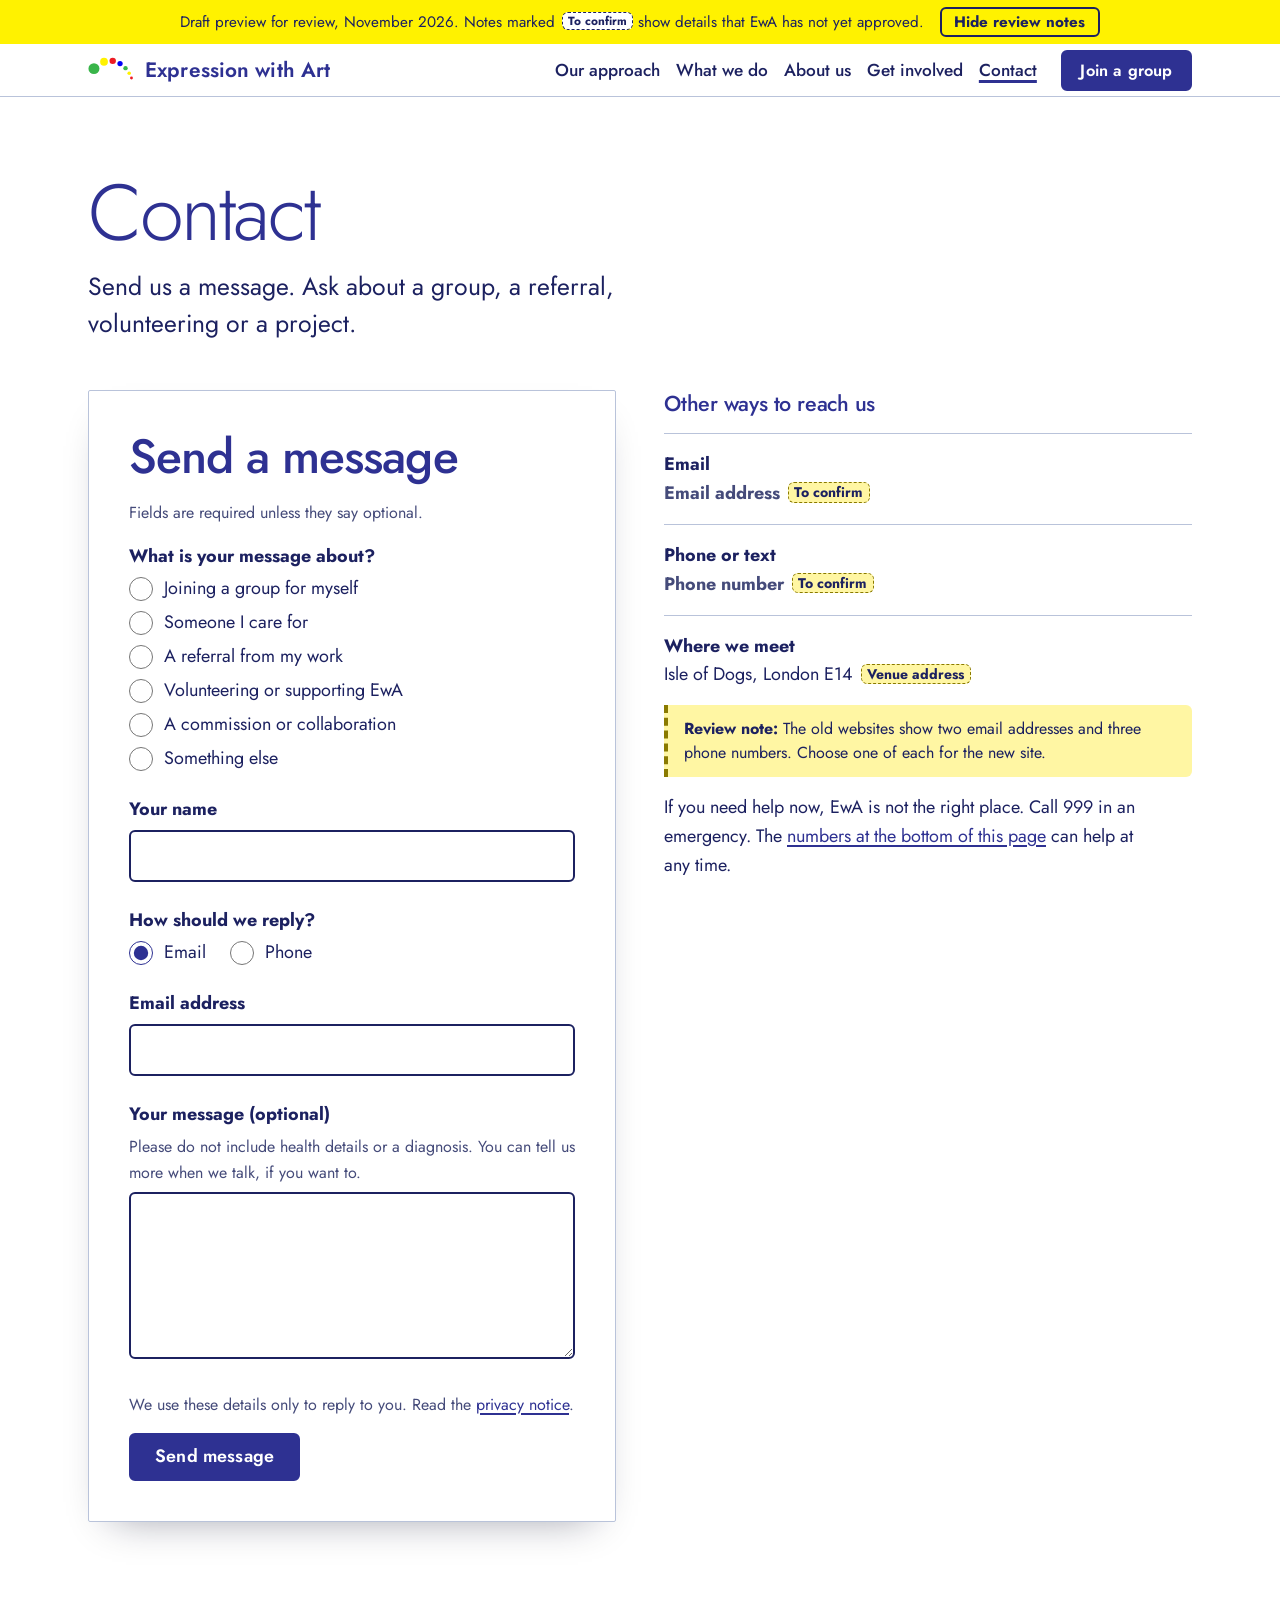
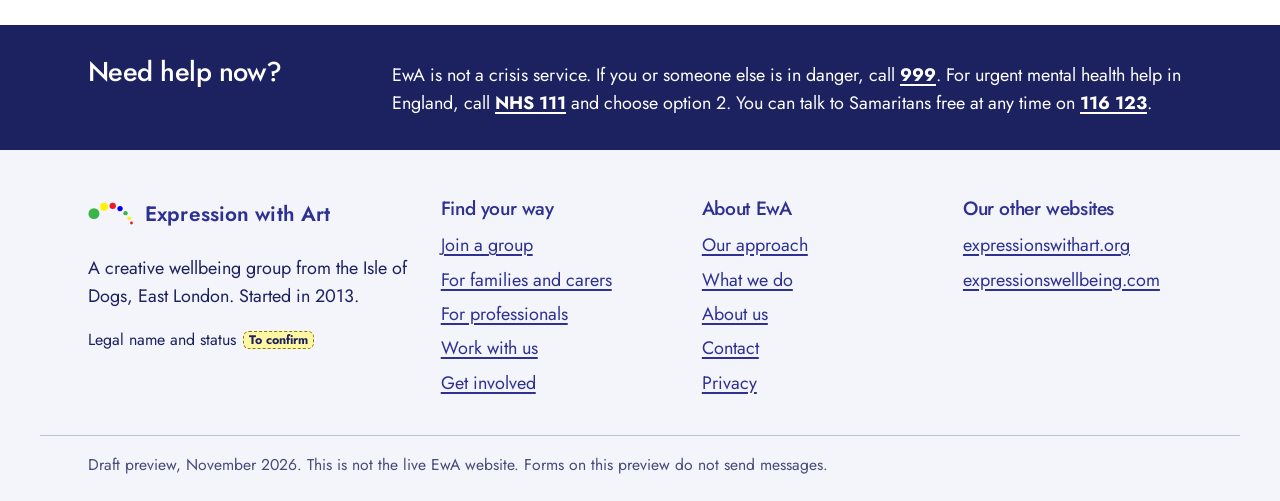
<file: contact/index.html>
<!doctype html>
<html lang="en-GB">
<head>
<meta charset="utf-8">
<meta name="viewport" content="width=device-width, initial-scale=1">
<meta http-equiv="Content-Security-Policy" content="default-src 'none'; script-src 'self'; style-src 'self'; img-src 'self'; font-src 'self'; connect-src 'self'; form-action 'none'; base-uri 'none'">
<meta name="referrer" content="strict-origin-when-cross-origin">
<title>Contact | Expression with Art</title>
<meta name="description" content="Send a message to Expression with Art.">
<meta name="robots" content="noindex, nofollow">
<meta name="color-scheme" content="light">
<meta name="theme-color" content="#FFFFFF">
<link rel="icon" href="../assets/brand/mark.svg" type="image/svg+xml">
<link rel="preload" href="../assets/fonts/jost-latin.woff2" as="font" type="font/woff2" crossorigin>
<link rel="stylesheet" href="../assets/css/site.css">
<script src="../assets/js/boot.js"></script>
</head>
<body class="page-contact">
<div class="preview-bar">
  <p>Draft preview for review, November 2026. Notes marked <span class="tbc tbc-sample">To confirm</span> show details that EwA has not yet approved.</p>
  <button type="button" class="notes-toggle" data-notes-toggle>Hide review notes</button>
</div>

<header class="site-header">
  <div class="wrap header-inner">
    <a class="brand" href="../">
      <svg class="mark" viewBox="0 0 104 60" width="68" height="40"><circle cx="13" cy="27" r="12" fill="#39B54A"/><circle cx="35" cy="12" r="8.5" fill="#FFF200"/><circle cx="54" cy="10" r="7" fill="#ED1C24"/><circle cx="70" cy="16" r="5.8" fill="#0000F8"/><circle cx="82" cy="26" r="4.8" fill="#39B54A"/><circle cx="90" cy="37" r="3.9" fill="#FFF200"/><circle cx="95" cy="47.5" r="3.1" fill="#ED1C24"/></svg>

      <span class="brand-name">Expression with Art</span>
    </a>
    <button type="button" class="menu-button" data-menu>
      <span class="menu-icon"></span><span class="menu-label">Menu</span>
    </button>
    <nav id="site-nav" class="site-nav">
      <ul>
<li><a href="../approach/">Our approach</a></li>
<li><a href="../what-we-do/">What we do</a></li>
<li><a href="../about/">About us</a></li>
<li><a href="../get-involved/">Get involved</a></li>
<li><a href="../contact/" class="is-current">Contact</a></li>
      </ul>
      <a class="button button-small" href="../get-support/">Join a group</a>
    </nav>
  </div>
</header>

<main id="main">
<section class="page-head">
  <div class="wrap">
    <h1>Contact</h1>
    <p class="lead">Send us a message. Ask about a group, a referral, volunteering or a project.</p>
  </div>
</section>

<section class="content">
  <div class="wrap two-col contact-grid">
    <div class="form-column">
      <form class="enquiry" id="enquiry" novalidate data-enquiry>
  <h2>Send a message</h2>
  <p class="form-intro">Fields are required unless they say optional.</p>

  <fieldset class="field" data-field="type">
    <legend>What is your message about?</legend>
    <p class="error-text" id="type-error" hidden></p>
    <div class="choices">
      <label class="choice"><input type="radio" name="type" value="self"> Joining a group for myself</label>
      <label class="choice"><input type="radio" name="type" value="family"> Someone I care for</label>
      <label class="choice"><input type="radio" name="type" value="referral"> A referral from my work</label>
      <label class="choice"><input type="radio" name="type" value="volunteer"> Volunteering or supporting EwA</label>
      <label class="choice"><input type="radio" name="type" value="partnership"> A commission or collaboration</label>
      <label class="choice"><input type="radio" name="type" value="other"> Something else</label>
    </div>
  </fieldset>

  <div class="field" data-field="name">
    <label for="f-name">Your name</label>
    <p class="error-text" id="name-error" hidden></p>
    <input id="f-name" name="name" type="text" autocomplete="name" maxlength="120">
  </div>

  <div class="field" data-field="org" hidden data-show-for="referral partnership">
    <label for="f-org">Organisation (optional)</label>
    <input id="f-org" name="org" type="text" autocomplete="organization" maxlength="160">
  </div>

  <fieldset class="field" data-field="method">
    <legend>How should we reply?</legend>
    <p class="error-text" id="method-error" hidden></p>
    <div class="choices choices-inline">
      <label class="choice"><input type="radio" name="method" value="email" checked> Email</label>
      <label class="choice"><input type="radio" name="method" value="phone"> Phone</label>
    </div>
  </fieldset>

  <div class="field" data-field="email" data-show-for-method="email">
    <label for="f-email">Email address</label>
    <p class="error-text" id="email-error" hidden></p>
    <input id="f-email" name="email" type="email" autocomplete="email" spellcheck="false" maxlength="200">
  </div>

  <div class="field" data-field="phone" hidden data-show-for-method="phone">
    <label for="f-phone">Phone number</label>
    <p class="hint">We will call you or send a text. Tell us in your message if a time of day suits you best.</p>
    <p class="error-text" id="phone-error" hidden></p>
    <input id="f-phone" name="phone" type="tel" autocomplete="tel" maxlength="40">
  </div>

  <div class="field" data-field="message">
    <label for="f-message">Your message (optional)</label>
    <p class="hint">Please do not include health details or a diagnosis. You can tell us more when we talk, if you want to.</p>
    <textarea id="f-message" name="message" rows="5" maxlength="1500"></textarea>
  </div>

  <div class="field" data-field="agree" hidden data-show-for="family referral">
    <p class="error-text" id="agree-error" hidden></p>
    <label class="choice"><input type="checkbox" name="agree" value="yes"> The person knows I am contacting EwA about them and agrees to it.</label>
  </div>

  <p class="privacy-line">We use these details only to reply to you. Read the <a href="../privacy/">privacy notice</a>.</p>
  <button class="button" type="submit">Send message</button>

  <div class="form-done" hidden data-form-done>
    <h3>Preview only: your message was not sent</h3>
    <p>The form works as it will on the live site, but this preview does not send or store anything. On the live site, EwA will reply within <span class="tbc">a time to confirm</span>.</p>
    <button class="button button-quiet" type="button" data-form-reset>Write another message</button>
  </div>
</form>

    </div>
    <div>
      <h2 class="h3">Other ways to reach us</h2>
      <dl class="contact-list">
        <div><dt>Email</dt><dd><span class="placeholder">Email address</span> <span class="tbc">To confirm</span></dd></div>
        <div><dt>Phone or text</dt><dd><span class="placeholder">Phone number</span> <span class="tbc">To confirm</span></dd></div>
        <div><dt>Where we meet</dt><dd>Isle of Dogs, London E14 <span class="tbc">Venue address</span></dd></div>
      </dl>
      <p class="note">The old websites show two email addresses and three phone numbers. Choose one of each for the new site.</p>
      <p>If you need help now, EwA is not the right place. Call 999 in an emergency. The <a href="#crisis">numbers at the bottom of this page</a> can help at any time.</p>
    </div>
  </div>
</section>

</main>

<aside class="crisis" id="crisis">
  <div class="wrap crisis-inner">
    <h2>Need help now?</h2>
    <p>EwA is not a crisis service. If you or someone else is in danger, call <a href="tel:999">999</a>. For urgent mental health help in England, call <a href="tel:111">NHS 111</a> and choose option 2. You can talk to Samaritans free at any time on <a href="tel:116123">116 123</a>.</p>
  </div>
</aside>

<footer class="site-footer">
  <div class="wrap footer-grid">
    <div class="footer-brand">
      <a class="brand" href="../">
        <svg class="mark" viewBox="0 0 104 60" width="68" height="40"><circle cx="13" cy="27" r="12" fill="#39B54A"/><circle cx="35" cy="12" r="8.5" fill="#FFF200"/><circle cx="54" cy="10" r="7" fill="#ED1C24"/><circle cx="70" cy="16" r="5.8" fill="#0000F8"/><circle cx="82" cy="26" r="4.8" fill="#39B54A"/><circle cx="90" cy="37" r="3.9" fill="#FFF200"/><circle cx="95" cy="47.5" r="3.1" fill="#ED1C24"/></svg>

        <span class="brand-name">Expression with Art</span>
      </a>
      <p>A creative wellbeing group from the Isle of Dogs, East London. Started in 2013.</p>
      <p class="small">Legal name and status <span class="tbc">To confirm</span></p>
    </div>
    <nav>
      <h2>Find your way</h2>
      <ul>
        <li><a href="../get-support/">Join a group</a></li>
        <li><a href="../families/">For families and carers</a></li>
        <li><a href="../professionals/">For professionals</a></li>
        <li><a href="../work-with-us/">Work with us</a></li>
        <li><a href="../get-involved/">Get involved</a></li>
      </ul>
    </nav>
    <nav>
      <h2>About EwA</h2>
      <ul>
        <li><a href="../approach/">Our approach</a></li>
        <li><a href="../what-we-do/">What we do</a></li>
        <li><a href="../about/">About us</a></li>
        <li><a href="../contact/">Contact</a></li>
        <li><a href="../privacy/">Privacy</a></li>
      </ul>
    </nav>
    <div>
      <h2>Our other websites</h2>
      <ul>
        <li><a href="https://expressionswithart.org/">expressionswithart.org</a></li>
        <li><a href="https://www.expressionswellbeing.com/">expressionswellbeing.com</a></li>
      </ul>
    </div>
  </div>
  <div class="wrap footer-base">
    <p>Draft preview, November 2026. This is not the live EwA website. Forms on this preview do not send messages.</p>
  </div>
</footer>

<script src="../assets/js/site.js" defer></script>
</body>
</html>
</file>
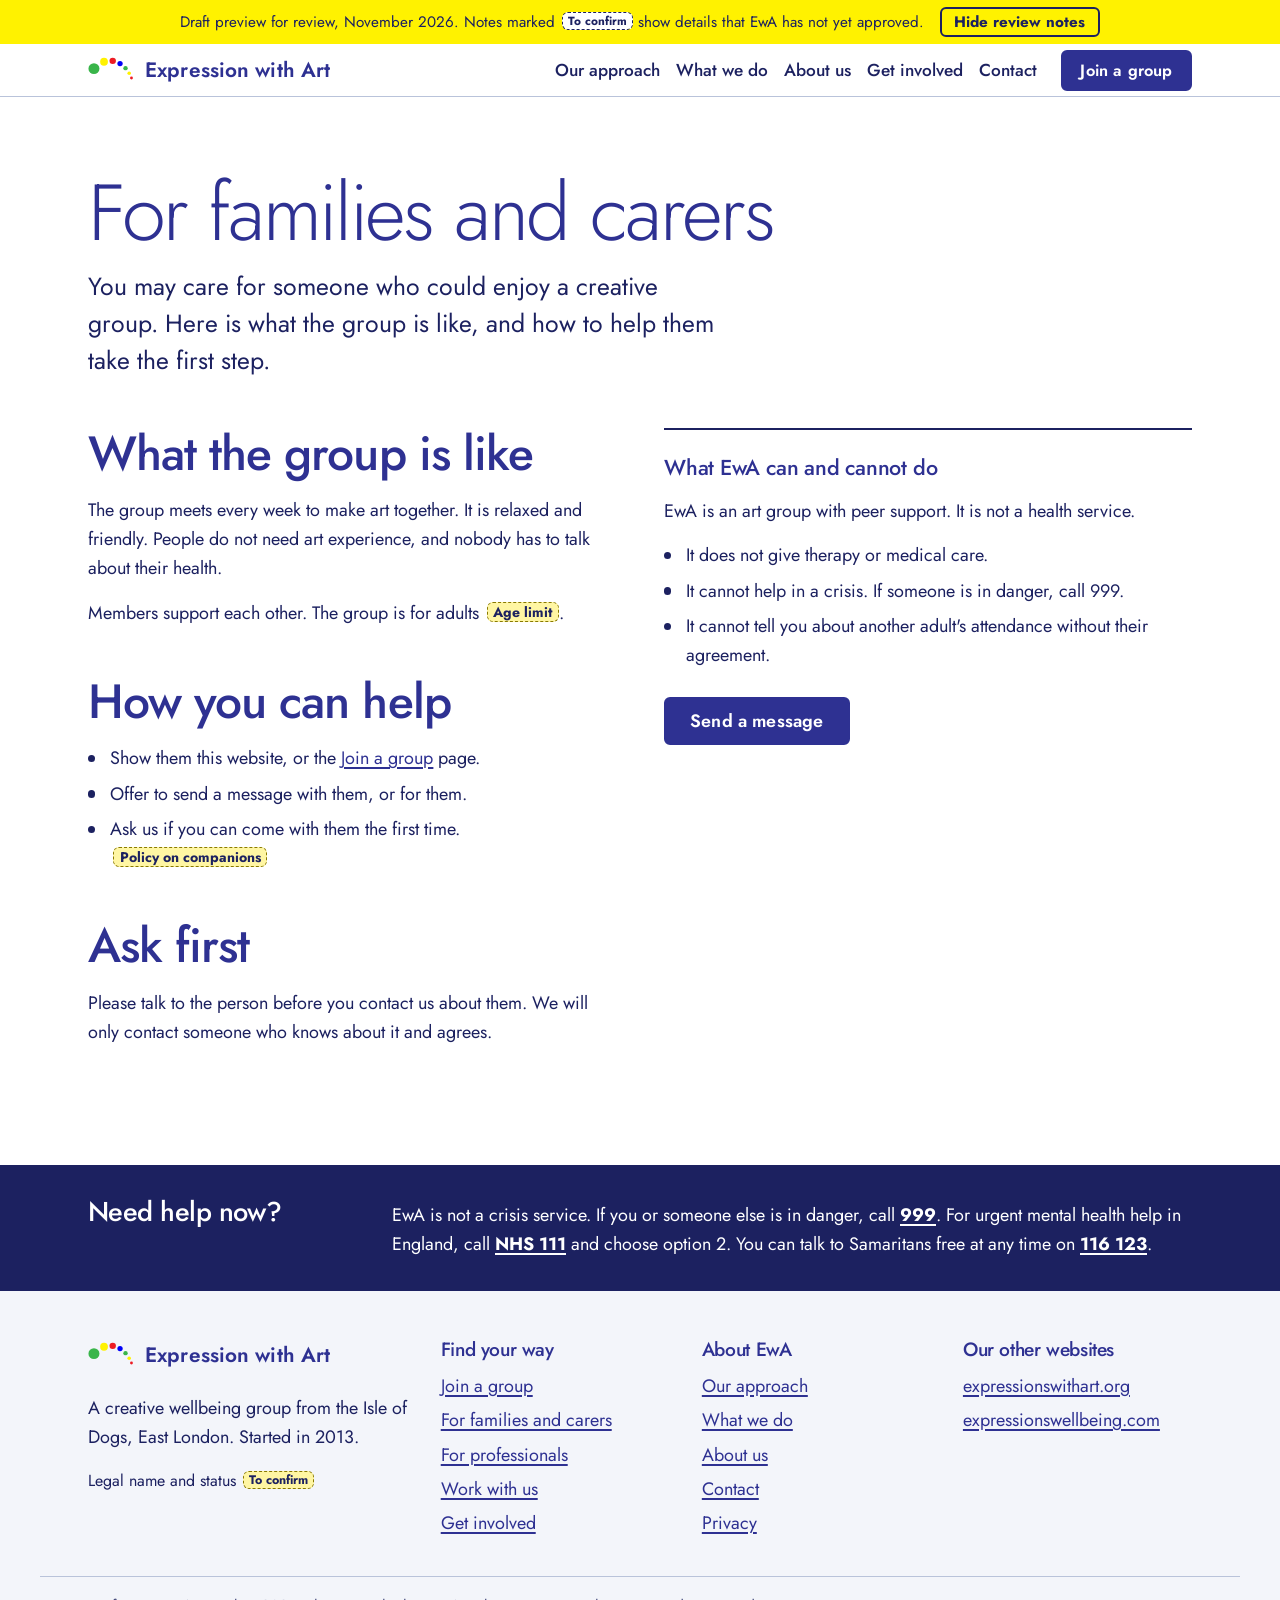
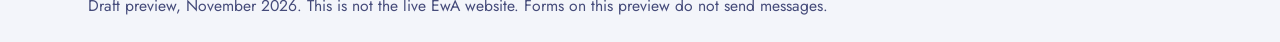
<file: families/index.html>
<!doctype html>
<html lang="en-GB">
<head>
<meta charset="utf-8">
<meta name="viewport" content="width=device-width, initial-scale=1">
<meta http-equiv="Content-Security-Policy" content="default-src 'none'; script-src 'self'; style-src 'self'; img-src 'self'; font-src 'self'; connect-src 'self'; form-action 'none'; base-uri 'none'">
<meta name="referrer" content="strict-origin-when-cross-origin">
<title>For families and carers | Expression with Art</title>
<meta name="description" content="How to help a family member or friend find out about Expression with Art.">
<meta name="robots" content="noindex, nofollow">
<meta name="color-scheme" content="light">
<meta name="theme-color" content="#FFFFFF">
<link rel="icon" href="../assets/brand/mark.svg" type="image/svg+xml">
<link rel="preload" href="../assets/fonts/jost-latin.woff2" as="font" type="font/woff2" crossorigin>
<link rel="stylesheet" href="../assets/css/site.css">
<script src="../assets/js/boot.js"></script>
</head>
<body class="page-families">
<div class="preview-bar">
  <p>Draft preview for review, November 2026. Notes marked <span class="tbc tbc-sample">To confirm</span> show details that EwA has not yet approved.</p>
  <button type="button" class="notes-toggle" data-notes-toggle>Hide review notes</button>
</div>

<header class="site-header">
  <div class="wrap header-inner">
    <a class="brand" href="../">
      <svg class="mark" viewBox="0 0 104 60" width="68" height="40"><circle cx="13" cy="27" r="12" fill="#39B54A"/><circle cx="35" cy="12" r="8.5" fill="#FFF200"/><circle cx="54" cy="10" r="7" fill="#ED1C24"/><circle cx="70" cy="16" r="5.8" fill="#0000F8"/><circle cx="82" cy="26" r="4.8" fill="#39B54A"/><circle cx="90" cy="37" r="3.9" fill="#FFF200"/><circle cx="95" cy="47.5" r="3.1" fill="#ED1C24"/></svg>

      <span class="brand-name">Expression with Art</span>
    </a>
    <button type="button" class="menu-button" data-menu>
      <span class="menu-icon"></span><span class="menu-label">Menu</span>
    </button>
    <nav id="site-nav" class="site-nav">
      <ul>
<li><a href="../approach/">Our approach</a></li>
<li><a href="../what-we-do/">What we do</a></li>
<li><a href="../about/">About us</a></li>
<li><a href="../get-involved/">Get involved</a></li>
<li><a href="../contact/">Contact</a></li>
      </ul>
      <a class="button button-small" href="../get-support/">Join a group</a>
    </nav>
  </div>
</header>

<main id="main">
<section class="page-head">
  <div class="wrap">
    <h1>For families and carers</h1>
    <p class="lead">You may care for someone who could enjoy a creative group. Here is what the group is like, and how to help them take the first step.</p>
  </div>
</section>

<section class="content">
  <div class="wrap two-col">
    <div>
      <h2 id="fam-what">What the group is like</h2>
      <p>The group meets every week to make art together. It is relaxed and friendly. People do not need art experience, and nobody has to talk about their health.</p>
      <p>Members support each other. The group is for adults <span class="tbc">Age limit</span>.</p>

      <h2>How you can help</h2>
      <ul class="dot-list">
        <li>Show them this website, or the <a href="../get-support/">Join a group</a> page.</li>
        <li>Offer to send a message with them, or for them.</li>
        <li>Ask us if you can come with them the first time. <span class="tbc">Policy on companions</span></li>
      </ul>

      <h2>Ask first</h2>
      <p>Please talk to the person before you contact us about them. We will only contact someone who knows about it and agrees.</p>
    </div>
    <div class="panel">
      <h2 class="h3">What EwA can and cannot do</h2>
      <p>EwA is an art group with peer support. It is not a health service.</p>
      <ul class="dot-list">
        <li>It does not give therapy or medical care.</li>
        <li>It cannot help in a crisis. If someone is in danger, call 999.</li>
        <li>It cannot tell you about another adult's attendance without their agreement.</li>
      </ul>
      <p><a class="button" href="../contact/?type=family">Send a message</a></p>
    </div>
  </div>
</section>

</main>

<aside class="crisis" id="crisis">
  <div class="wrap crisis-inner">
    <h2>Need help now?</h2>
    <p>EwA is not a crisis service. If you or someone else is in danger, call <a href="tel:999">999</a>. For urgent mental health help in England, call <a href="tel:111">NHS 111</a> and choose option 2. You can talk to Samaritans free at any time on <a href="tel:116123">116 123</a>.</p>
  </div>
</aside>

<footer class="site-footer">
  <div class="wrap footer-grid">
    <div class="footer-brand">
      <a class="brand" href="../">
        <svg class="mark" viewBox="0 0 104 60" width="68" height="40"><circle cx="13" cy="27" r="12" fill="#39B54A"/><circle cx="35" cy="12" r="8.5" fill="#FFF200"/><circle cx="54" cy="10" r="7" fill="#ED1C24"/><circle cx="70" cy="16" r="5.8" fill="#0000F8"/><circle cx="82" cy="26" r="4.8" fill="#39B54A"/><circle cx="90" cy="37" r="3.9" fill="#FFF200"/><circle cx="95" cy="47.5" r="3.1" fill="#ED1C24"/></svg>

        <span class="brand-name">Expression with Art</span>
      </a>
      <p>A creative wellbeing group from the Isle of Dogs, East London. Started in 2013.</p>
      <p class="small">Legal name and status <span class="tbc">To confirm</span></p>
    </div>
    <nav>
      <h2>Find your way</h2>
      <ul>
        <li><a href="../get-support/">Join a group</a></li>
        <li><a href="../families/">For families and carers</a></li>
        <li><a href="../professionals/">For professionals</a></li>
        <li><a href="../work-with-us/">Work with us</a></li>
        <li><a href="../get-involved/">Get involved</a></li>
      </ul>
    </nav>
    <nav>
      <h2>About EwA</h2>
      <ul>
        <li><a href="../approach/">Our approach</a></li>
        <li><a href="../what-we-do/">What we do</a></li>
        <li><a href="../about/">About us</a></li>
        <li><a href="../contact/">Contact</a></li>
        <li><a href="../privacy/">Privacy</a></li>
      </ul>
    </nav>
    <div>
      <h2>Our other websites</h2>
      <ul>
        <li><a href="https://expressionswithart.org/">expressionswithart.org</a></li>
        <li><a href="https://www.expressionswellbeing.com/">expressionswellbeing.com</a></li>
      </ul>
    </div>
  </div>
  <div class="wrap footer-base">
    <p>Draft preview, November 2026. This is not the live EwA website. Forms on this preview do not send messages.</p>
  </div>
</footer>

<script src="../assets/js/site.js" defer></script>
</body>
</html>
</file>
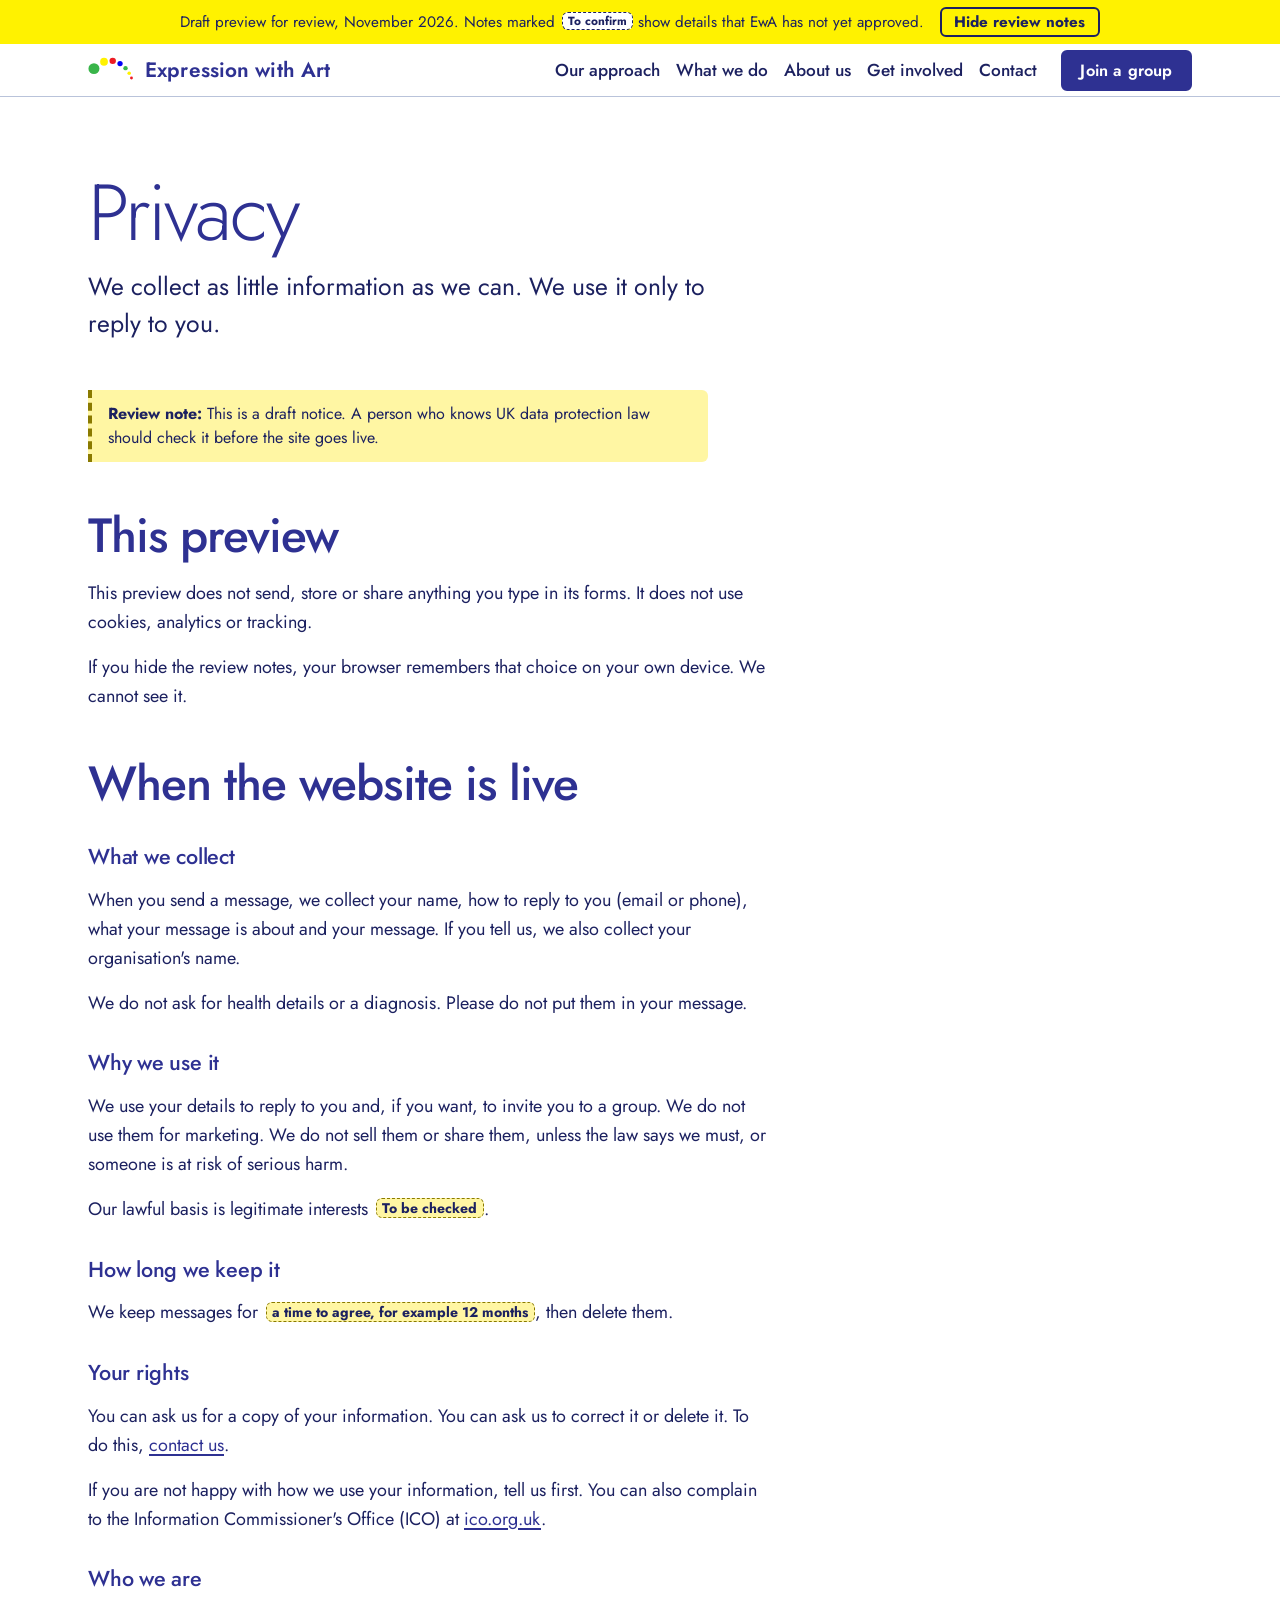
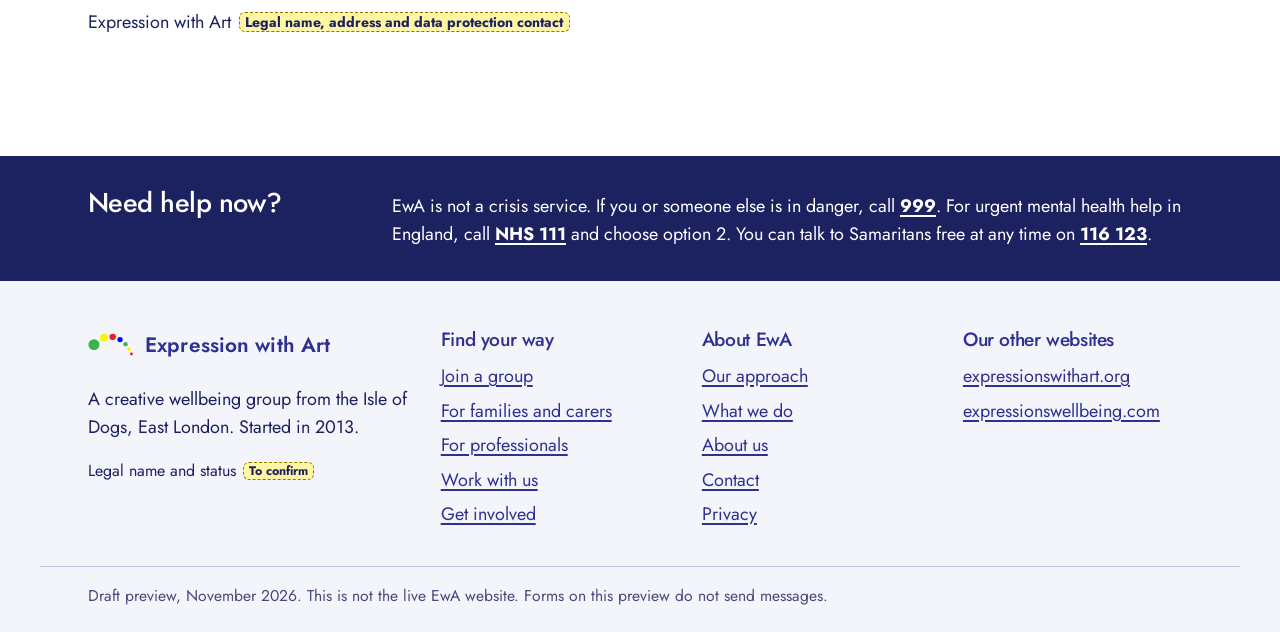
<file: privacy/index.html>
<!doctype html>
<html lang="en-GB">
<head>
<meta charset="utf-8">
<meta name="viewport" content="width=device-width, initial-scale=1">
<meta http-equiv="Content-Security-Policy" content="default-src 'none'; script-src 'self'; style-src 'self'; img-src 'self'; font-src 'self'; connect-src 'self'; form-action 'none'; base-uri 'none'">
<meta name="referrer" content="strict-origin-when-cross-origin">
<title>Privacy | Expression with Art</title>
<meta name="description" content="What information Expression with Art collects, why, and your rights.">
<meta name="robots" content="noindex, nofollow">
<meta name="color-scheme" content="light">
<meta name="theme-color" content="#FFFFFF">
<link rel="icon" href="../assets/brand/mark.svg" type="image/svg+xml">
<link rel="preload" href="../assets/fonts/jost-latin.woff2" as="font" type="font/woff2" crossorigin>
<link rel="stylesheet" href="../assets/css/site.css">
<script src="../assets/js/boot.js"></script>
</head>
<body class="page-text">
<div class="preview-bar">
  <p>Draft preview for review, November 2026. Notes marked <span class="tbc tbc-sample">To confirm</span> show details that EwA has not yet approved.</p>
  <button type="button" class="notes-toggle" data-notes-toggle>Hide review notes</button>
</div>

<header class="site-header">
  <div class="wrap header-inner">
    <a class="brand" href="../">
      <svg class="mark" viewBox="0 0 104 60" width="68" height="40"><circle cx="13" cy="27" r="12" fill="#39B54A"/><circle cx="35" cy="12" r="8.5" fill="#FFF200"/><circle cx="54" cy="10" r="7" fill="#ED1C24"/><circle cx="70" cy="16" r="5.8" fill="#0000F8"/><circle cx="82" cy="26" r="4.8" fill="#39B54A"/><circle cx="90" cy="37" r="3.9" fill="#FFF200"/><circle cx="95" cy="47.5" r="3.1" fill="#ED1C24"/></svg>

      <span class="brand-name">Expression with Art</span>
    </a>
    <button type="button" class="menu-button" data-menu>
      <span class="menu-icon"></span><span class="menu-label">Menu</span>
    </button>
    <nav id="site-nav" class="site-nav">
      <ul>
<li><a href="../approach/">Our approach</a></li>
<li><a href="../what-we-do/">What we do</a></li>
<li><a href="../about/">About us</a></li>
<li><a href="../get-involved/">Get involved</a></li>
<li><a href="../contact/">Contact</a></li>
      </ul>
      <a class="button button-small" href="../get-support/">Join a group</a>
    </nav>
  </div>
</header>

<main id="main">
<section class="page-head">
  <div class="wrap">
    <h1>Privacy</h1>
    <p class="lead">We collect as little information as we can. We use it only to reply to you.</p>
  </div>
</section>

<section class="content prose">
  <div class="wrap">
    <p class="note">This is a draft notice. A person who knows UK data protection law should check it before the site goes live.</p>

    <h2>This preview</h2>
    <p>This preview does not send, store or share anything you type in its forms. It does not use cookies, analytics or tracking.</p>
    <p>If you hide the review notes, your browser remembers that choice on your own device. We cannot see it.</p>

    <h2>When the website is live</h2>
    <h3>What we collect</h3>
    <p>When you send a message, we collect your name, how to reply to you (email or phone), what your message is about and your message. If you tell us, we also collect your organisation's name.</p>
    <p>We do not ask for health details or a diagnosis. Please do not put them in your message.</p>

    <h3>Why we use it</h3>
    <p>We use your details to reply to you and, if you want, to invite you to a group. We do not use them for marketing. We do not sell them or share them, unless the law says we must, or someone is at risk of serious harm.</p>
    <p>Our lawful basis is legitimate interests <span class="tbc">To be checked</span>.</p>

    <h3>How long we keep it</h3>
    <p>We keep messages for <span class="tbc">a time to agree, for example 12 months</span>, then delete them.</p>

    <h3>Your rights</h3>
    <p>You can ask us for a copy of your information. You can ask us to correct it or delete it. To do this, <a href="../contact/">contact us</a>.</p>
    <p>If you are not happy with how we use your information, tell us first. You can also complain to the Information Commissioner's Office (ICO) at <a href="https://ico.org.uk/make-a-complaint/">ico.org.uk</a>.</p>

    <h3>Who we are</h3>
    <p>Expression with Art <span class="tbc">Legal name, address and data protection contact</span></p>
  </div>
</section>

</main>

<aside class="crisis" id="crisis">
  <div class="wrap crisis-inner">
    <h2>Need help now?</h2>
    <p>EwA is not a crisis service. If you or someone else is in danger, call <a href="tel:999">999</a>. For urgent mental health help in England, call <a href="tel:111">NHS 111</a> and choose option 2. You can talk to Samaritans free at any time on <a href="tel:116123">116 123</a>.</p>
  </div>
</aside>

<footer class="site-footer">
  <div class="wrap footer-grid">
    <div class="footer-brand">
      <a class="brand" href="../">
        <svg class="mark" viewBox="0 0 104 60" width="68" height="40"><circle cx="13" cy="27" r="12" fill="#39B54A"/><circle cx="35" cy="12" r="8.5" fill="#FFF200"/><circle cx="54" cy="10" r="7" fill="#ED1C24"/><circle cx="70" cy="16" r="5.8" fill="#0000F8"/><circle cx="82" cy="26" r="4.8" fill="#39B54A"/><circle cx="90" cy="37" r="3.9" fill="#FFF200"/><circle cx="95" cy="47.5" r="3.1" fill="#ED1C24"/></svg>

        <span class="brand-name">Expression with Art</span>
      </a>
      <p>A creative wellbeing group from the Isle of Dogs, East London. Started in 2013.</p>
      <p class="small">Legal name and status <span class="tbc">To confirm</span></p>
    </div>
    <nav>
      <h2>Find your way</h2>
      <ul>
        <li><a href="../get-support/">Join a group</a></li>
        <li><a href="../families/">For families and carers</a></li>
        <li><a href="../professionals/">For professionals</a></li>
        <li><a href="../work-with-us/">Work with us</a></li>
        <li><a href="../get-involved/">Get involved</a></li>
      </ul>
    </nav>
    <nav>
      <h2>About EwA</h2>
      <ul>
        <li><a href="../approach/">Our approach</a></li>
        <li><a href="../what-we-do/">What we do</a></li>
        <li><a href="../about/">About us</a></li>
        <li><a href="../contact/">Contact</a></li>
        <li><a href="../privacy/">Privacy</a></li>
      </ul>
    </nav>
    <div>
      <h2>Our other websites</h2>
      <ul>
        <li><a href="https://expressionswithart.org/">expressionswithart.org</a></li>
        <li><a href="https://www.expressionswellbeing.com/">expressionswellbeing.com</a></li>
      </ul>
    </div>
  </div>
  <div class="wrap footer-base">
    <p>Draft preview, November 2026. This is not the live EwA website. Forms on this preview do not send messages.</p>
  </div>
</footer>

<script src="../assets/js/site.js" defer></script>
</body>
</html>
</file>
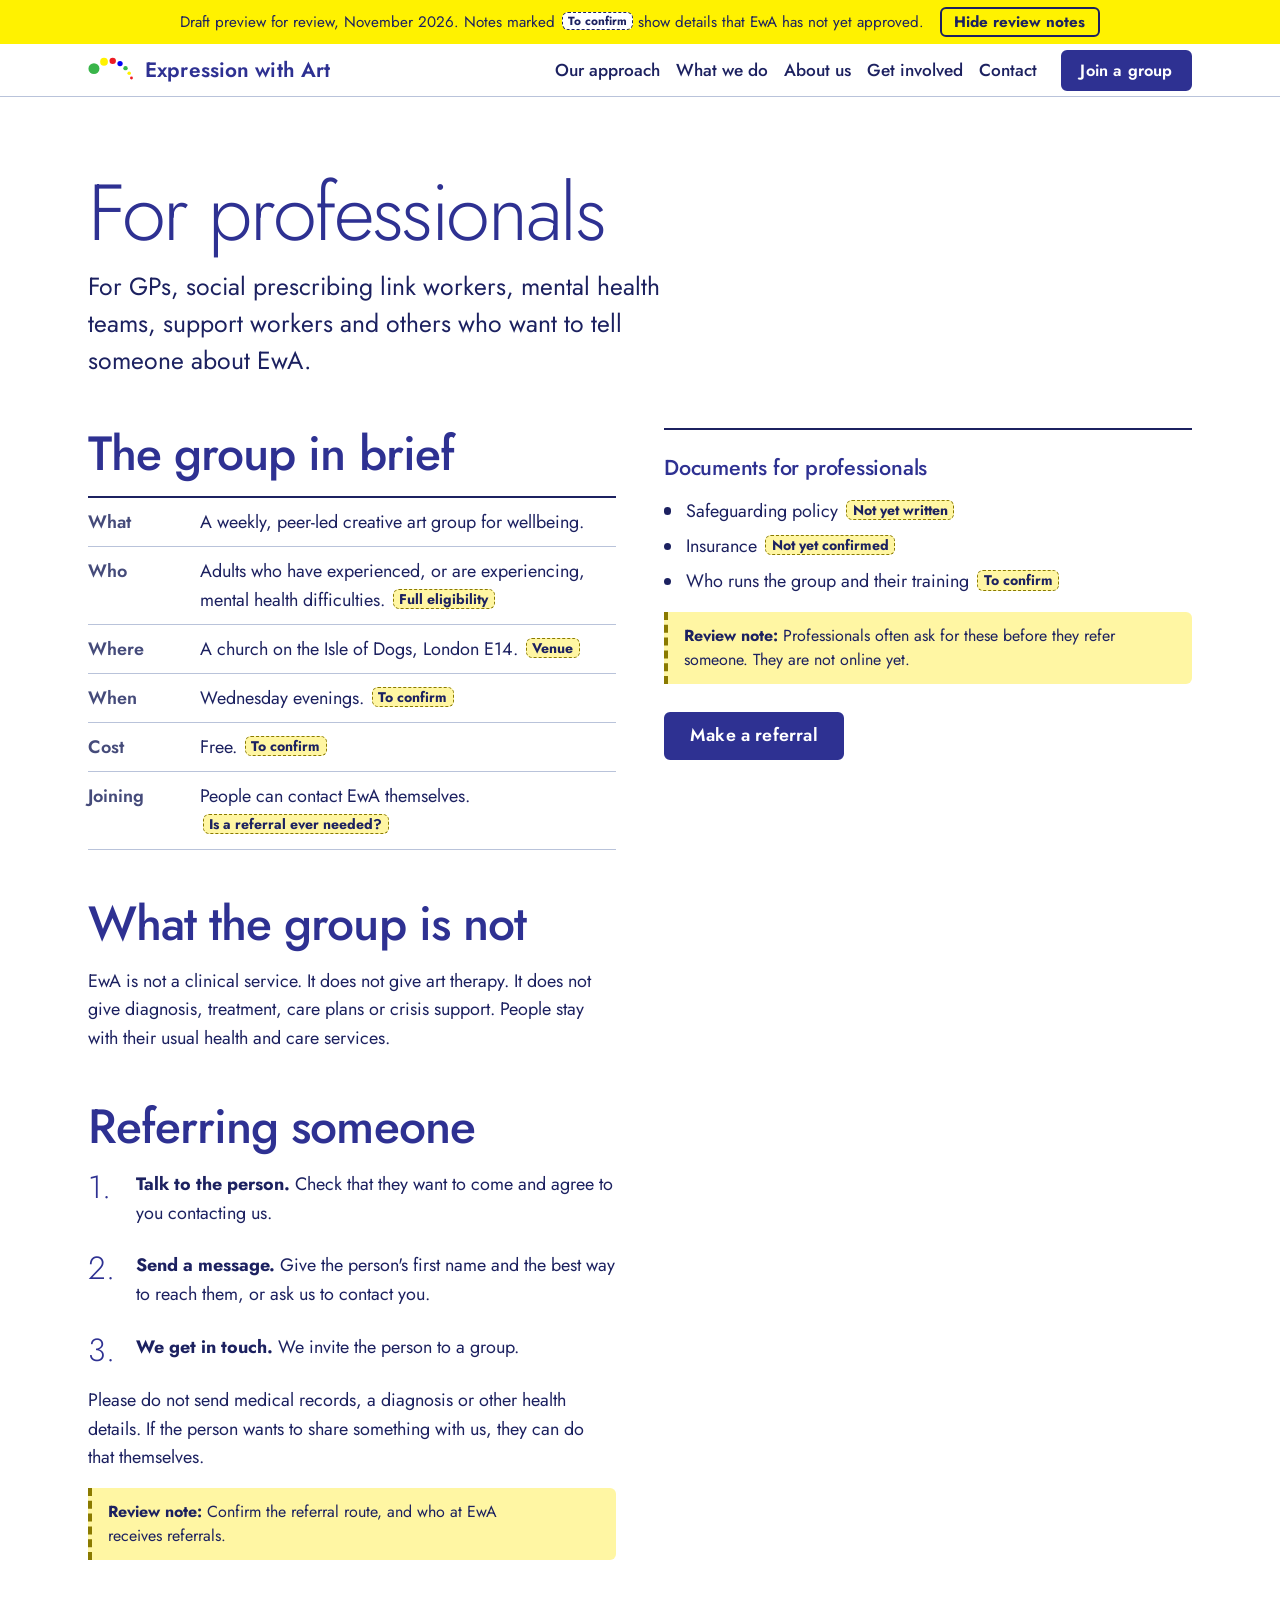
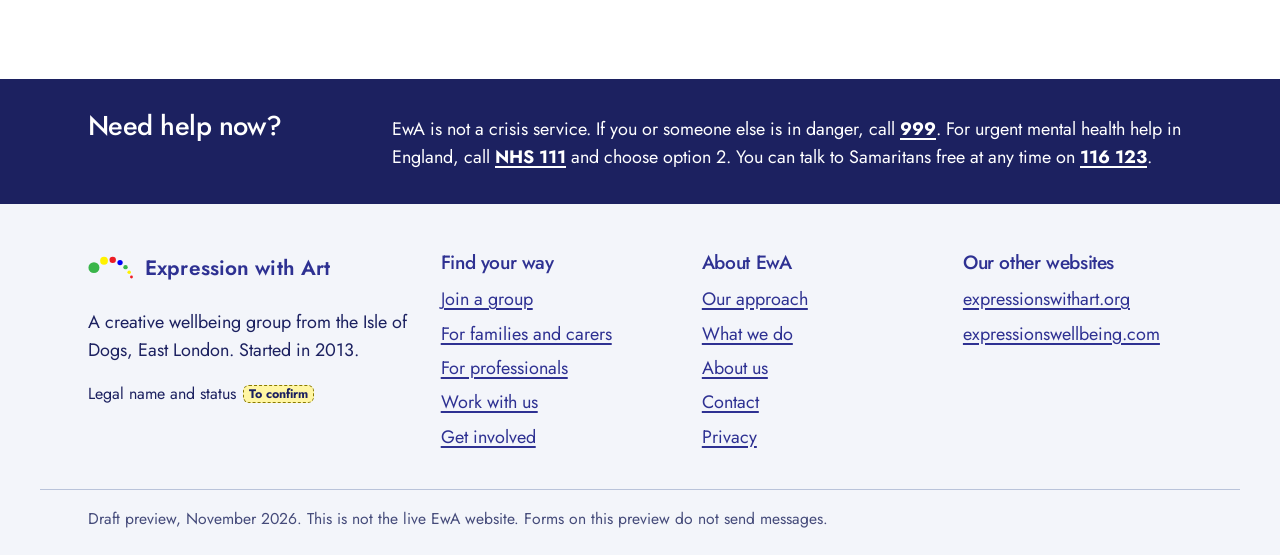
<file: professionals/index.html>
<!doctype html>
<html lang="en-GB">
<head>
<meta charset="utf-8">
<meta name="viewport" content="width=device-width, initial-scale=1">
<meta http-equiv="Content-Security-Policy" content="default-src 'none'; script-src 'self'; style-src 'self'; img-src 'self'; font-src 'self'; connect-src 'self'; form-action 'none'; base-uri 'none'">
<meta name="referrer" content="strict-origin-when-cross-origin">
<title>For professionals | Expression with Art</title>
<meta name="description" content="Information for health, care and support workers about Expression with Art groups, and how to refer someone.">
<meta name="robots" content="noindex, nofollow">
<meta name="color-scheme" content="light">
<meta name="theme-color" content="#FFFFFF">
<link rel="icon" href="../assets/brand/mark.svg" type="image/svg+xml">
<link rel="preload" href="../assets/fonts/jost-latin.woff2" as="font" type="font/woff2" crossorigin>
<link rel="stylesheet" href="../assets/css/site.css">
<script src="../assets/js/boot.js"></script>
</head>
<body class="page-professionals">
<div class="preview-bar">
  <p>Draft preview for review, November 2026. Notes marked <span class="tbc tbc-sample">To confirm</span> show details that EwA has not yet approved.</p>
  <button type="button" class="notes-toggle" data-notes-toggle>Hide review notes</button>
</div>

<header class="site-header">
  <div class="wrap header-inner">
    <a class="brand" href="../">
      <svg class="mark" viewBox="0 0 104 60" width="68" height="40"><circle cx="13" cy="27" r="12" fill="#39B54A"/><circle cx="35" cy="12" r="8.5" fill="#FFF200"/><circle cx="54" cy="10" r="7" fill="#ED1C24"/><circle cx="70" cy="16" r="5.8" fill="#0000F8"/><circle cx="82" cy="26" r="4.8" fill="#39B54A"/><circle cx="90" cy="37" r="3.9" fill="#FFF200"/><circle cx="95" cy="47.5" r="3.1" fill="#ED1C24"/></svg>

      <span class="brand-name">Expression with Art</span>
    </a>
    <button type="button" class="menu-button" data-menu>
      <span class="menu-icon"></span><span class="menu-label">Menu</span>
    </button>
    <nav id="site-nav" class="site-nav">
      <ul>
<li><a href="../approach/">Our approach</a></li>
<li><a href="../what-we-do/">What we do</a></li>
<li><a href="../about/">About us</a></li>
<li><a href="../get-involved/">Get involved</a></li>
<li><a href="../contact/">Contact</a></li>
      </ul>
      <a class="button button-small" href="../get-support/">Join a group</a>
    </nav>
  </div>
</header>

<main id="main">
<section class="page-head">
  <div class="wrap">
    <h1>For professionals</h1>
    <p class="lead">For GPs, social prescribing link workers, mental health teams, support workers and others who want to tell someone about EwA.</p>
  </div>
</section>

<section class="content">
  <div class="wrap two-col">
    <div>
      <h2 id="pro-facts">The group in brief</h2>
      <dl class="facts facts-page">
        <div><dt>What</dt><dd>A weekly, peer-led creative art group for wellbeing.</dd></div>
        <div><dt>Who</dt><dd>Adults who have experienced, or are experiencing, mental health difficulties. <span class="tbc">Full eligibility</span></dd></div>
        <div><dt>Where</dt><dd>A church on the Isle of Dogs, London E14. <span class="tbc">Venue</span></dd></div>
        <div><dt>When</dt><dd>Wednesday evenings. <span class="tbc">To confirm</span></dd></div>
        <div><dt>Cost</dt><dd>Free. <span class="tbc">To confirm</span></dd></div>
        <div><dt>Joining</dt><dd>People can contact EwA themselves. <span class="tbc">Is a referral ever needed?</span></dd></div>
      </dl>

      <h2>What the group is not</h2>
      <p>EwA is not a clinical service. It does not give art therapy. It does not give diagnosis, treatment, care plans or crisis support. People stay with their usual health and care services.</p>

      <h2>Referring someone</h2>
      <ol class="steps steps-page">
        <li><strong>Talk to the person.</strong> Check that they want to come and agree to you contacting us.</li>
        <li><strong>Send a message.</strong> Give the person's first name and the best way to reach them, or ask us to contact you.</li>
        <li><strong>We get in touch.</strong> We invite the person to a group.</li>
      </ol>
      <p>Please do not send medical records, a diagnosis or other health details. If the person wants to share something with us, they can do that themselves.</p>
      <p class="note">Confirm the referral route, and who at EwA receives referrals.</p>
    </div>
    <div class="panel">
      <h2 class="h3">Documents for professionals</h2>
      <ul class="dot-list">
        <li>Safeguarding policy <span class="tbc">Not yet written</span></li>
        <li>Insurance <span class="tbc">Not yet confirmed</span></li>
        <li>Who runs the group and their training <span class="tbc">To confirm</span></li>
      </ul>
      <p class="note">Professionals often ask for these before they refer someone. They are not online yet.</p>
      <p><a class="button" href="../contact/?type=referral">Make a referral</a></p>
    </div>
  </div>
</section>

</main>

<aside class="crisis" id="crisis">
  <div class="wrap crisis-inner">
    <h2>Need help now?</h2>
    <p>EwA is not a crisis service. If you or someone else is in danger, call <a href="tel:999">999</a>. For urgent mental health help in England, call <a href="tel:111">NHS 111</a> and choose option 2. You can talk to Samaritans free at any time on <a href="tel:116123">116 123</a>.</p>
  </div>
</aside>

<footer class="site-footer">
  <div class="wrap footer-grid">
    <div class="footer-brand">
      <a class="brand" href="../">
        <svg class="mark" viewBox="0 0 104 60" width="68" height="40"><circle cx="13" cy="27" r="12" fill="#39B54A"/><circle cx="35" cy="12" r="8.5" fill="#FFF200"/><circle cx="54" cy="10" r="7" fill="#ED1C24"/><circle cx="70" cy="16" r="5.8" fill="#0000F8"/><circle cx="82" cy="26" r="4.8" fill="#39B54A"/><circle cx="90" cy="37" r="3.9" fill="#FFF200"/><circle cx="95" cy="47.5" r="3.1" fill="#ED1C24"/></svg>

        <span class="brand-name">Expression with Art</span>
      </a>
      <p>A creative wellbeing group from the Isle of Dogs, East London. Started in 2013.</p>
      <p class="small">Legal name and status <span class="tbc">To confirm</span></p>
    </div>
    <nav>
      <h2>Find your way</h2>
      <ul>
        <li><a href="../get-support/">Join a group</a></li>
        <li><a href="../families/">For families and carers</a></li>
        <li><a href="../professionals/">For professionals</a></li>
        <li><a href="../work-with-us/">Work with us</a></li>
        <li><a href="../get-involved/">Get involved</a></li>
      </ul>
    </nav>
    <nav>
      <h2>About EwA</h2>
      <ul>
        <li><a href="../approach/">Our approach</a></li>
        <li><a href="../what-we-do/">What we do</a></li>
        <li><a href="../about/">About us</a></li>
        <li><a href="../contact/">Contact</a></li>
        <li><a href="../privacy/">Privacy</a></li>
      </ul>
    </nav>
    <div>
      <h2>Our other websites</h2>
      <ul>
        <li><a href="https://expressionswithart.org/">expressionswithart.org</a></li>
        <li><a href="https://www.expressionswellbeing.com/">expressionswellbeing.com</a></li>
      </ul>
    </div>
  </div>
  <div class="wrap footer-base">
    <p>Draft preview, November 2026. This is not the live EwA website. Forms on this preview do not send messages.</p>
  </div>
</footer>

<script src="../assets/js/site.js" defer></script>
</body>
</html>
</file>
<file: assets/css/site.css>
/* Expression with Art preview site.
   Tokens first, then base, layout, components, pages.
   Colour roles: navy for text and actions. Yellow for review notes and To confirm tags only.
   Red for errors only. The four dot colours appear only in the logo, the hero arc and the two stage dots. */

@font-face {
  font-family: "Jost";
  src: url("../fonts/jost-latin.woff2") format("woff2");
  font-weight: 100 900;
  font-style: normal;
  font-display: swap;
}

:root {
  /* Brand dot colours (fixed in both modes) */
  --dot-green: #39B54A;
  --dot-yellow: #FFF200;
  --dot-red: #ED1C24;
  --dot-blue: #0000F8;

  /* Colours: one white theme. The site has no dark theme. */
  --paper: #FFFFFF;
  --paper-deep: #F3F5FA;
  --mount: #FFFFFF;
  --mount-ink: #454B7A; /* text inside a mount */
  --ink: #1C2160;
  --brand: #2E3192;
  --ink-soft: #454B7A;
  --line: #B9C3DA;
  --link: #2E3192;
  --link-hover: #0000F8;
  --button-bg: #2E3192;
  --button-ink: #FFFFFF;
  --button-hover: #1C2160;
  --note-bg: #FFF6A3;
  --note-line: #8A7A00;
  --error: #B0121B;
  --crisis-bg: #1C2160;
  --crisis-ink: #FFFFFF;
  --crisis-link: #FFFFFF;
  --scrim: rgba(12, 14, 40, 0.88);
  color-scheme: light; /* form controls and scroll bars stay light, even when the device uses dark mode */

  --f-head: "Jost", "Futura", "Century Gothic", "Segoe UI", system-ui, sans-serif;
  --f-body: "Jost", "Futura", "Century Gothic", "Segoe UI", system-ui, sans-serif;

  --s-1: 0.5rem;
  --s-2: 0.75rem;
  --s-3: 1rem;
  --s-4: 1.5rem;
  --s-5: 2rem;
  --s-6: 3rem;
  --s-7: clamp(3.5rem, 8vw, 6.5rem);
  --s-8: clamp(5rem, 12vw, 9rem);

  --wrap: 75rem;
  --gutter: clamp(16px, 4vw, 48px);
  --measure: 62ch;
  --r-soft: 6px;
  --r-mount: 2px;

  /* Surfaces for the redesign: bar over the page, menu sheet, mount shadow */
  --bar-glass: rgba(255, 255, 255, 0.8);
  --sheet: var(--paper);
  --lift: 0 18px 40px -24px rgba(12, 14, 40, 0.45);

  /* Motion: one curve, three durations, one stagger for the dot landing */
  --ease: cubic-bezier(0.22, 1, 0.36, 1);
  --t-fast: 100ms;
  --t-mid: 300ms;
  --dot-stagger: 145ms;

  /* Type scale (Jost, weights 100 to 900) */
  --fs-h1: clamp(2.75rem, 8vw, 4.5rem);
  --fs-h2: clamp(1.9rem, 4vw, 3rem);
  --fs-h3: 1.35rem;
  --fs-lead: clamp(1.2rem, 2.2vw, 1.4rem);
  --fs-text: 1.125rem;
  --fs-small: 0.8125rem;
  --fs-button: 1rem;
  --fw-statement: 300;
  --fw-text: 400;
  --fw-head: 500;
  --fw-strong: 700;
  --tr-h1: -0.03em;
  --tr-h2: -0.02em;
  --tr-h3: -0.01em;
}

@media (min-width: 900px) {
  :root { --fs-h1: clamp(3.5rem, 6.2vw, 6rem); }
}


/* Base */
*, *::before, *::after { box-sizing: border-box; }
html { -webkit-text-size-adjust: 100%; text-size-adjust: 100%; }
body {
  margin: 0;
  background: var(--paper);
  color: var(--ink);
  font-family: var(--f-body);
  font-size: 1.125rem;
  line-height: 1.6;
}
img { max-width: 100%; height: auto; display: block; }
h1, h2, h3, h4 {
  font-family: var(--f-head);
  color: var(--brand);
  line-height: 1.12;
  margin: 0 0 var(--s-3);
  text-wrap: balance;
  overflow-wrap: anywhere;
}
h1 { font-size: var(--fs-h1); font-weight: var(--fw-statement); line-height: 0.98; letter-spacing: var(--tr-h1); }
h2 { font-size: var(--fs-h2); font-weight: var(--fw-head); line-height: 1.1; letter-spacing: var(--tr-h2); }
h3, .h3 { font-size: var(--fs-h3); font-weight: var(--fw-head); line-height: 1.25; letter-spacing: var(--tr-h3); }
p, li, dd { max-width: var(--measure); }
p { margin: 0 0 var(--s-3); text-wrap: pretty; }
a { color: var(--link); text-decoration-thickness: 2px; text-underline-offset: 0.18em; }
a:hover { color: var(--link-hover); text-decoration-thickness: 3px; }
strong { font-weight: 700; }
ul, ol { padding-left: 1.4em; margin: 0 0 var(--s-3); }

.wrap { max-width: var(--wrap); margin: 0 auto; padding: 0 var(--gutter); }
.small { font-size: 1rem; }

/* Preview bar and review notes */
.preview-bar {
  background: var(--dot-yellow);
  color: #1C2160;
  display: flex; flex-wrap: wrap; gap: var(--s-1) var(--s-3); align-items: center; justify-content: center;
  padding: 0.45rem var(--gutter);
  font-size: 0.95rem; line-height: 1.4; text-align: center;
}
.preview-bar p { margin: 0; max-width: none; }
@media (max-width: 600px) { .preview-bar { font-size: 0.85rem; padding: 0.35rem var(--gutter); gap: 0.3rem 0.6rem; } .notes-toggle { padding: 0.05rem 0.7rem; } }
.notes-toggle {
  font: inherit; font-weight: 700; color: #1C2160; background: transparent;
  border: 2px solid #1C2160; border-radius: var(--r-soft); padding: 0.15rem 0.8rem; cursor: pointer;
}
.notes-toggle:hover { background: #1C2160; color: #FFF200; }

.tbc {
  display: inline-block;
  font-family: var(--f-body); font-size: 0.78em; font-weight: 700; line-height: 1.3;
  color: var(--ink); background: var(--note-bg);
  border: 1.5px dashed var(--note-line); border-radius: var(--r-soft);
  padding: 0 0.4em; margin-left: 0.2em; vertical-align: 0.12em; white-space: normal;
}
.preview-bar .tbc-sample { color: #1C2160; background: #FFFFFF; border-color: #1C2160; }
.note {
  font-size: 1rem; line-height: 1.5;
  background: var(--note-bg); color: var(--ink);
  border-left: 4px dashed var(--note-line);
  padding: var(--s-2) var(--s-3);
  border-radius: 0 var(--r-soft) var(--r-soft) 0;
  max-width: var(--measure);
}
.note::before { content: "Review note: "; font-weight: 700; }
.notes-off .tbc, .notes-off .note { display: none !important; }

/* Header: a sticky bar of about 52px. The glass sits on ::before, so the fixed sheet inside the bar is not trapped by the blur. */
html { scroll-padding-top: 4rem; }
.site-header {
  position: sticky; top: 0; z-index: 50;
  background: var(--paper);
  border-bottom: 1px solid var(--line);
}
@supports ((backdrop-filter: blur(1px)) or (-webkit-backdrop-filter: blur(1px))) {
  .site-header { background: transparent; }
  .site-header::before {
    content: ""; position: absolute; inset: 0; z-index: -1;
    background: var(--bar-glass);
    -webkit-backdrop-filter: blur(16px) saturate(1.4); backdrop-filter: blur(16px) saturate(1.4);
  }
}
.header-inner { display: flex; align-items: center; gap: var(--s-4); min-height: 3.25rem; }
.brand { display: inline-flex; align-items: center; gap: 0.6rem; text-decoration: none; color: var(--brand); }
.brand:hover { color: var(--brand); }
.brand-name { font-family: var(--f-head); font-weight: 600; font-size: 1.3rem; letter-spacing: 0.005em; white-space: nowrap; }
.mark { flex: none; height: 1.75rem; width: auto; }
.site-nav { margin-left: auto; display: flex; align-items: center; gap: var(--s-4); }
.site-nav ul { list-style: none; margin: 0; padding: 0; display: flex; gap: var(--s-3); }
.site-nav li { max-width: none; }
.site-nav ul a {
  display: block; padding: 0.3rem 0; white-space: nowrap;
  font-family: var(--f-head); font-weight: 500; font-size: 1.08rem;
  color: var(--ink); text-decoration: none;
}
.site-nav ul a:hover, .site-nav ul a.is-current { text-decoration: underline; text-decoration-thickness: 2px; text-underline-offset: 0.25em; }
.site-nav ul a.is-current { text-decoration-color: var(--brand); text-decoration-thickness: 3px; }
.menu-button { display: none; }
.site-nav .button { white-space: nowrap; }

@keyframes sheet-in { from { opacity: 0; transform: translateY(-8px); } to { opacity: 1; transform: none; } }
html.menu-open { overflow: hidden; }

@media (max-width: 999px) {
  .header-inner { flex-wrap: wrap; }
  .site-nav { width: 100%; flex-direction: column; align-items: stretch; gap: var(--s-3); padding: 0 0 var(--s-4); }
  .site-nav ul { flex-direction: column; gap: 0; }
  .site-nav ul a { font-size: 1.3rem; padding: 0.6rem 0; }
  .js .menu-button {
    display: inline-flex; align-items: center; gap: 0.5rem; margin-left: auto; min-height: 2.75rem;
    font: 600 1.05rem var(--f-head); color: var(--ink); background: transparent;
    border: 2px solid var(--ink); border-radius: var(--r-soft); padding: 0 0.9rem; cursor: pointer;
  }
  .menu-icon, .menu-icon::before, .menu-icon::after {
    display: block; width: 1.1rem; height: 2px; background: currentColor; position: relative;
  }
  .menu-icon::before, .menu-icon::after { content: ""; position: absolute; left: 0; }
  .menu-icon::before { top: -6px; }
  .menu-icon::after { top: 6px; }
  .menu-button.is-open .menu-icon { background: transparent; }
  .menu-button.is-open .menu-icon::before { top: 0; transform: rotate(45deg); }
  .menu-button.is-open .menu-icon::after { top: 0; transform: rotate(-45deg); }
  /* The sheet: full screen under the bar. JS sets --sheet-top to the bottom edge of the bar. */
  .js .site-nav {
    display: none; position: fixed; left: 0; right: 0; bottom: 0; top: var(--sheet-top, 3.25rem);
    margin: 0; padding: var(--s-4) var(--gutter) var(--s-5); gap: var(--s-4);
    background: var(--sheet); overflow-y: auto; overscroll-behavior: contain;
  }
  .js .site-nav.open { display: flex; animation: sheet-in var(--t-mid) var(--ease); }
  .js .site-nav li { border-bottom: 1px solid var(--line); }
  .js .site-nav ul a { font-size: 2rem; font-weight: var(--fw-statement); line-height: 1.2; padding: 0.7rem 0; }
  .js .site-nav .button { margin-top: auto; min-height: 3rem; font-size: 1.1rem; }
}
@media (max-width: 420px) {
  .brand-name { font-size: 1.1rem; }
}
@media (max-width: 399px) {
  .js .header-inner { flex-wrap: nowrap; gap: var(--s-3); }
  .js .brand { min-width: 0; }
  .js .brand-name { white-space: normal; font-size: 1rem; line-height: 1.1; }
  .js .menu-button { flex: none; }
}

/* Buttons and links: one system. Primary, outline (button-quiet) and text link. */
.button {
  display: inline-flex; align-items: center; justify-content: center; gap: 0.5rem;
  min-height: 3rem; padding: 0.7rem 1.5rem;
  font: 600 1.12rem/1.2 var(--f-head); letter-spacing: 0.01em;
  color: var(--button-ink); background: var(--button-bg);
  border: 2px solid var(--button-bg); border-radius: var(--r-soft);
  text-decoration: none; cursor: pointer;
}
.button:hover { background: var(--button-hover); border-color: var(--button-hover); color: var(--button-ink); }
.button-quiet { background: transparent; color: var(--ink); border-color: var(--ink); }
.button-quiet:hover { background: var(--ink); border-color: var(--ink); color: var(--paper); }
.button-small { min-height: 2.6rem; padding: 0.45rem 1.1rem; font-size: 1.02rem; }
.actions { display: flex; flex-wrap: wrap; gap: var(--s-3); margin-top: var(--s-4); }
.text-link { font-weight: 700; font-size: 1.1rem; }

/* Sections */
.section { padding: var(--s-7) 0; }
.section-lead { font-size: 1.25rem; color: var(--ink-soft); }
.split-grid { display: grid; gap: var(--s-6) var(--s-7); grid-template-columns: 1fr; }
@media (min-width: 700px) { .split-grid { grid-template-columns: 1.1fr 0.9fr; align-items: start; } }

/* Hero: arc, headline, join button, painting on a mount, then the lead text on a phone. Two columns from 900px, or from 700px held sideways. */
.hero { padding: var(--s-3) 0 var(--s-6); }
@media (min-width: 600px) { .hero { padding-top: var(--s-4); } }
.hero-grid {
  display: grid; gap: var(--s-3); grid-template-columns: minmax(0, 1fr); justify-items: start;
  grid-template-areas: "arc" "title" "actions" "art" "lead";
}
.hero-text { display: contents; }
.hero-dots { grid-area: arc; display: block; width: 8.5rem; max-width: 100%; height: auto; overflow: visible; }
.hero-text h1 { grid-area: title; margin: 0; text-wrap: balance; }
.hero-lead { grid-area: lead; }
.hero-text .actions { grid-area: actions; margin-top: 0; }
.hero-art { grid-area: art; width: 100%; justify-self: center; container-type: inline-size; }
.lead { font-size: clamp(1.3rem, 2.2vw, 1.55rem); line-height: 1.5; max-width: 34ch; }
.lead-small { font-size: 1.2rem; color: var(--ink-soft); max-width: 40ch; margin-bottom: 0; }

/* The painting height follows the screen height. A second limit keeps it inside its column. */
.art-hero {
  --hero-h: min(clamp(14rem, calc(100svh - 29rem), 40rem), calc((100cqw - 2 * var(--mount-pad) - 2px) * 4 / 3));
  width: calc(var(--hero-h) * 3 / 4 + 2 * var(--mount-pad) + 2px); box-sizing: border-box; margin: 0 auto;
  padding: var(--mount-pad); background: var(--mount);
  border: 1px solid var(--line); border-radius: var(--r-mount); box-shadow: var(--lift);
}
.art-hero .art-open { display: block; padding: 0; border: 0; background: none; width: 100%; }
.art-hero .art-open img { display: block; width: 100%; height: var(--hero-h); }
.art.art-hero figcaption { margin: 0; min-height: 44px; padding-top: 0.5rem; font-size: var(--fs-small); line-height: 1.35; color: var(--mount-ink); }
@media (max-width: 379px) {
  .art-hero { --hero-h: min(clamp(14rem, calc(100svh - 30.25rem), 40rem), calc((100cqw - 2 * var(--mount-pad) - 2px) * 4 / 3)); }
}
@media (min-width: 600px) {
  .hero-grid { gap: var(--s-4); }
  .hero-dots { width: 11rem; }
  .art.art-hero { margin-inline: auto; }
}
@media (min-width: 600px) and (max-width: 899px) {
  .art-hero { --hero-h: min(clamp(14rem, calc(100svh - 33rem), 40rem), calc((100cqw - 2 * var(--mount-pad) - 2px) * 4 / 3)); }
}
@media (min-width: 900px), (min-width: 700px) and (orientation: landscape) {
  .hero { padding-top: var(--s-5); }
  .hero-grid { grid-template-columns: 5fr 7fr; gap: var(--s-7); align-items: center; grid-template-areas: "text art"; }
  .hero-text { display: flex; flex-direction: column; align-items: flex-start; grid-area: text; }
  .hero-dots { margin-bottom: var(--s-4); width: 15rem; }
  .hero-text h1 { margin-bottom: var(--s-4); }
  .hero-text .actions { order: 1; margin-bottom: var(--s-4); }
  .hero-lead { order: 2; margin-bottom: 0; }
  .art-hero { --hero-h: min(clamp(14rem, calc(100svh - 17.5rem), 44rem), calc((100cqw - 2 * var(--mount-pad) - 2px) * 4 / 3)); }
}

/* M1: the five dots land in turn, once per tab session. */
@keyframes dot-land { from { opacity: 0; transform: translateY(-18px) scale(0.7); } to { opacity: 1; transform: none; } }
.hero-dots .d { transform-box: fill-box; transform-origin: center; animation: dot-land var(--t-mid) var(--ease) both; animation-delay: calc(var(--i) * var(--dot-stagger)); }
.hero-dots .d1 { --i: 0; } .hero-dots .d2 { --i: 1; } .hero-dots .d3 { --i: 2; } .hero-dots .d4 { --i: 3; } .hero-dots .d5 { --i: 4; }

.founder-quote {
  margin: var(--s-6) 0 0; padding: 0 0 0 var(--s-4);
  border-left: 2px solid var(--ink);
}
.founder-quote p { font-family: var(--f-head); font-size: clamp(1.5rem, 2.8vw, 2.1rem); font-weight: 500; line-height: 1.2; color: var(--brand); max-width: 30ch; margin-bottom: var(--s-2); }
.founder-quote footer { color: var(--ink-soft); font-size: 1.05rem; }

/* Artwork: each painting sits on a white mount with its caption inside.
   The home hero and the About us header use .art-hero (its own size rules above). */
:root { --mount-pad: 12px; }
@media (min-width: 600px) { :root { --mount-pad: 16px; } }
.art { margin: 0; }
.art:not(.art-hero) { padding: var(--mount-pad); background: var(--mount); border: 1px solid var(--line); border-radius: var(--r-mount); box-shadow: var(--lift); }
.art-open { display: block; width: 100%; margin: 0; padding: 0; border: 0; background: none; cursor: zoom-in; }
.art-open img { display: block; width: 100%; height: auto; }
.art:not(.art-hero) figcaption { margin: 0; padding-top: 0.6rem; font-size: var(--fs-small); line-height: 1.35; color: var(--mount-ink); }
/* About us header: a smaller mount, so the timeline starts high on the page. */
.page-head .art-hero { --hero-h: min(clamp(14rem, 44svh, 26rem), (100vw - 2 * var(--gutter) - 2 * var(--mount-pad) - 2px) * 4 / 3); align-self: start; }

/* Gallery on the home page: columns, so tall and wide pictures sit together */
.gallery { columns: 1; column-gap: var(--s-5); margin-top: var(--s-6); }
.gallery .art { break-inside: avoid; margin-bottom: var(--s-5); }
@media (min-width: 600px) { .gallery { columns: 2; } }
@media (min-width: 1000px) { .gallery { columns: 3; } }

/* Pictures inside text pages: a small mount in a text column, a wider one under a story */
.art-inline { margin-top: var(--s-4); max-width: 26rem; }
.art-inline.art-portrait { max-width: 15rem; }
.art-banner { margin: var(--s-6) auto 0; max-width: 52rem; }

/* Lists */
.dot-list { list-style: none; padding: 0; }
.dot-list li { position: relative; padding-left: 1.4rem; margin-bottom: 0.4rem; }
.dot-list li::before {
  content: ""; position: absolute; left: 0; top: 0.6em;
  width: 0.45rem; height: 0.45rem; border-radius: 50%;
  background: var(--ink);
}

/* Session card: a plain column with a rule above it */
.session-card { padding-top: var(--s-4); border-top: 2px solid var(--ink); }
.steps { list-style: none; padding: 0; counter-reset: step; margin-bottom: var(--s-4); }
.steps li { counter-increment: step; position: relative; padding-left: 3rem; margin-bottom: var(--s-4); }
.steps li::before {
  content: counter(step) "."; position: absolute; left: 0; top: 0;
  font: 300 2rem/1.1 var(--f-head); color: var(--brand);
}
.facts { margin: 0; border-top: 2px solid var(--ink); }
.facts div { display: grid; grid-template-columns: 6rem 1fr; gap: var(--s-3); padding: 0.6rem 0; border-bottom: 1px solid var(--line); }
.facts dt { font-weight: 600; color: var(--ink-soft); }
.facts dd { margin: 0; }

/* Pathway on the approach page (kept as built). */
.pathway-page { list-style: none; padding: 0; margin: var(--s-6) 0 var(--s-5); display: grid; gap: var(--s-6); position: relative; }
@media (min-width: 900px) {
  .pathway-page { grid-template-columns: 1fr 1fr; gap: var(--s-7); align-items: start; }
  .pathway-page::before {
    content: ""; position: absolute; top: 2.6rem;
    left: 5.75rem; right: calc(50% - var(--s-7) / 2 + 1.25rem);
    border-top: 6px dotted var(--ink-soft);
  }
  .pathway-page .stage-two { margin-top: -1.5rem; }
}
.stage { position: relative; padding-top: 0.5rem; }
.stage-dot { display: block; border-radius: 50%; margin-bottom: var(--s-4); }
.stage-one .stage-dot { width: 4.5rem; height: 4.5rem; background: var(--dot-green); }
.stage-two .stage-dot { width: 7.5rem; height: 7.5rem; background: var(--dot-blue); }
.stage-num { display: block; font-size: 1.05rem; font-weight: 500; color: var(--ink-soft); margin-bottom: 0.2rem; }

/* Pathway on the home page: the two dots sit on a still dotted line.
   A phone: the line runs down between the dots. Desktop: the line runs across. */
.pathway-home {
  --d1: clamp(3rem, 14vw, 4.5rem); --d2: clamp(5rem, 23vw, 7.5rem); --path-gap: var(--s-5);
  list-style: none; padding: 0; margin: var(--s-6) 0 var(--s-5); display: grid; gap: var(--path-gap); align-items: start;
}
.pathway-home .stage { display: grid; grid-template-columns: var(--d2) minmax(0, 1fr); column-gap: var(--s-3); align-items: start; padding-top: 0; }
.pathway-home .stage-dot { grid-column: 1; grid-row: 1 / span 2; justify-self: center; margin: 0; }
.pathway-home .stage h3, .pathway-home .stage p { grid-column: 2; }
.pathway-home .stage-one .stage-dot { width: var(--d1); height: var(--d1); }
.pathway-home .stage-two .stage-dot { width: var(--d2); height: var(--d2); }
.pathway-home .stage-one::after {
  content: ""; position: absolute; width: 8px;
  left: calc(var(--d2) / 2 - 4px); top: calc(var(--d1) + 0.5rem); bottom: calc(0.5rem - var(--path-gap));
  background: radial-gradient(circle, var(--ink-soft) 0 2.5px, transparent 3px) 50% 0 / 8px 14px repeat-y;
}
@media (min-width: 900px) {
  .pathway-home { --d1: 4.5rem; --d2: 7.5rem; --path-gap: var(--s-7); grid-template-columns: 1fr 1fr; gap: 0 var(--path-gap); }
  .pathway-home .stage { grid-template-columns: minmax(0, 1fr); row-gap: 0; }
  .pathway-home .stage-dot { grid-column: 1; grid-row: auto; justify-self: start; margin-bottom: var(--s-4); }
  .pathway-home .stage-one .stage-dot { margin-top: calc((var(--d2) - var(--d1)) / 2); margin-bottom: calc((var(--d2) - var(--d1)) / 2 + var(--s-4)); }
  .pathway-home .stage h3, .pathway-home .stage p { grid-column: 1; }
  .pathway-home .stage-one::after {
    width: auto; height: 8px; top: calc(var(--d2) / 2 - 4px); bottom: auto;
    left: calc(var(--d1) + 1rem); right: calc(1rem - var(--path-gap));
    background: radial-gradient(circle, var(--ink-soft) 0 2.5px, transparent 3px) 0 50% / 14px 8px repeat-x;
  }
}

/* Quotes: plain, with a rule on the left */
.quotes { display: grid; gap: var(--s-6); }
.quotes blockquote { margin: 0; padding: 0 0 0 var(--s-4); border-left: 2px solid var(--ink); }
.quotes p { font-family: var(--f-head); font-weight: 300; font-size: clamp(1.35rem, 2.4vw, 1.8rem); line-height: 1.3; margin-bottom: var(--s-3); }
.quotes footer { font-size: 1rem; color: var(--ink-soft); }

/* Routes: a list with a rule between the rows */
.routes { list-style: none; padding: 0; margin: var(--s-6) 0 0; border-top: 2px solid var(--ink); }
.routes li { max-width: none; border-bottom: 1px solid var(--line); }
.routes li:last-child { border-bottom: 2px solid var(--ink); }
.route a { display: grid; gap: 0.4rem; padding: var(--s-5) 0; text-decoration: none; color: var(--ink); }
.route a:hover .route-title { text-decoration: underline; text-decoration-thickness: 2px; text-underline-offset: 0.18em; }
.route-title { font-family: var(--f-head); font-weight: 500; font-size: clamp(1.6rem, 3.4vw, 2.6rem); line-height: 1.1; color: var(--brand); }
.route-text { color: var(--ink-soft); font-size: 1.15rem; }
@media (min-width: 900px) {
  .route a { grid-template-columns: minmax(0, 1.3fr) minmax(0, 1fr); column-gap: var(--s-5); align-items: center; }
}

/* Closing: a normal section with a rule above it */
.closing { border-top: 2px solid var(--ink); }
.closing-inner { text-align: left; }
.closing { padding: var(--s-8) 0; }
.closing h2 { font-size: clamp(2.4rem, 6vw, 4.5rem); font-weight: 300; line-height: 1.05; margin-bottom: var(--s-4); }
.closing p { font-size: var(--fs-lead); }
.closing .actions { margin-top: var(--s-5); }

/* Inner page header */
.page-head { padding: clamp(2.5rem, 6vw, 5rem) 0 var(--s-5); }
.page-head h1 { max-width: 18ch; }
.page-head .lead { max-width: 42ch; }

.content { padding-bottom: var(--s-7); }
.content h2 { margin-top: var(--s-6); }
.content h2:first-child, .content .note:first-child + h2 { margin-top: 0; }
.content .offer h2 { margin: 0; }
.block { margin-top: var(--s-6); }
.panel { padding-top: var(--s-4); border-top: 2px solid var(--ink); }
.panel h2, .panel h3 { margin-top: 0; }
.panel .button { margin-top: var(--s-2); }
.panel .dot-list li { max-width: none; }
.two-col { display: grid; gap: var(--s-5) var(--s-6); grid-template-columns: 1fr; }
@media (min-width: 900px) { .two-col { grid-template-columns: 1fr 1fr; } }

.form-column { min-width: 0; }
@media (min-width: 900px) {
  .page-get-support .form-column, .page-contact .form-column { position: sticky; top: calc(3.25rem + var(--s-4)); }
}
.founder-quote-small { margin: var(--s-4) 0; }
.founder-quote-small p { font-size: clamp(1.4rem, 2.4vw, 1.9rem); }
/* Privacy: the text keeps the left edge of the page head. Paragraphs stop at the measure. */
.prose h3 { margin-top: var(--s-5); }
.prose .note { margin-bottom: var(--s-6); }
.offers + .note { margin-top: var(--s-5); }
.pathway-page { margin-top: 0; }
.contact-list .placeholder { font-weight: 700; }

/* Offer list (What we do) */
.offers { list-style: none; padding: 0; margin: var(--s-6) 0 0; border-top: 2px solid var(--ink); }
.offer { max-width: none; display: grid; grid-template-columns: 1fr; gap: var(--s-2) var(--s-6); padding: var(--s-6) 0; border-bottom: 1px solid var(--line); }
.offer:last-child { border-bottom: 2px solid var(--ink); }
@media (min-width: 900px) { .offer { grid-template-columns: 0.9fr 1.4fr 0.8fr; } }
.offer .h3 { margin: 0; font-size: clamp(1.4rem, 2.2vw, 1.9rem); font-weight: 500; line-height: 1.15; color: var(--brand); }
.offer p { margin-bottom: var(--s-2); }
.status { font-size: 1rem; color: var(--ink-soft); }
.status strong { color: var(--ink); }

/* Timeline (About): the year is the label, and a rule separates the rows */
.timeline { list-style: none; padding: 0; margin: var(--s-5) 0 0; }
.timeline li { padding: var(--s-3) 0 var(--s-4); border-top: 1px solid var(--line); max-width: 68ch; }
.timeline li:last-child { border-bottom: 1px solid var(--line); }
.timeline .when { display: block; font: 700 1.3rem var(--f-head); color: var(--brand); }

/* FAQ */
.faq details { border-top: 2px solid var(--ink); padding: var(--s-3) 0; }
.faq details:last-child { border-bottom: 2px solid var(--ink); }
.faq summary { cursor: pointer; font: 600 1.3rem var(--f-head); color: var(--brand); list-style-position: outside; }
.faq summary:hover { color: var(--link-hover); }
.faq details p { margin-top: var(--s-2); }

/* Enquiry form: a light card in both modes, so its tokens stay light. */
.enquiry {
  --ink: #1C2160;
  --ink-soft: #454B7A;
  --brand: #2E3192;
  --link: #2E3192;
  --link-hover: #1C2160;
  --line: #B9C3DA;
  --button-bg: #2E3192;
  --button-ink: #FFFFFF;
  --button-hover: #1C2160;
  --note-bg: #FFF6A3;
  --note-line: #8A7A00;
  --error: #B0121B;
  color-scheme: light;
  background: var(--mount); color: var(--ink);
  padding: clamp(1.25rem, 4vw, 2.5rem); border: 1px solid var(--line); border-radius: var(--r-mount); box-shadow: var(--lift); max-width: 44rem;
}

/* Forms */
.enquiry h2, .enquiry h3 { margin-top: 0; }
.form-intro { color: var(--ink-soft); font-size: 1rem; }
.field { border: 0; margin: 0 0 var(--s-4); padding: 0; min-width: 0; }
.field > label, .field legend { display: block; font-weight: 700; margin-bottom: 0.35rem; padding: 0; }
.hint { color: var(--ink-soft); font-size: 1rem; margin-bottom: 0.4rem; }
input[type="text"], input[type="email"], input[type="tel"], textarea {
  width: 100%; font: inherit; color: var(--ink); background: #FFFFFF;
  border: 2px solid var(--ink); border-radius: var(--r-soft); padding: 0.6rem 0.75rem; min-height: 3rem;
}
textarea { min-height: 8rem; resize: vertical; }
.choices { display: grid; gap: 0.55rem; }
.choices-inline { grid-auto-flow: column; justify-content: start; gap: var(--s-4); }
.choice { display: flex; gap: 0.7rem; align-items: flex-start; font-weight: 400; cursor: pointer; line-height: 1.4; }
.choice input { flex: none; width: 1.5rem; height: 1.5rem; margin: 0.05rem 0 0; accent-color: var(--brand); }
.field.has-error { border-left: 5px solid var(--error); padding-left: var(--s-3); }
.field.has-error input[type="text"], .field.has-error input[type="email"], .field.has-error input[type="tel"] { border-color: var(--error); }
.error-text { color: var(--error); font-weight: 700; margin: 0 0 0.35rem; }
.error-summary { border: 4px solid var(--error); padding: var(--s-4); margin-bottom: var(--s-4); }
.error-summary h3 { color: var(--ink); font-size: 1.35rem; }
.error-summary ul { margin: 0; padding-left: 1.2em; }
.error-summary a { color: var(--error); font-weight: 700; }
.privacy-line { font-size: 1rem; color: var(--ink-soft); }
.form-done { border: 4px solid #1F7A33; padding: var(--s-4); margin-top: var(--s-4); }
.form-done h3 { color: var(--ink); }

/* Contact details */
.contact-list { margin: 0; }
.contact-list div { padding: var(--s-3) 0; border-top: 1px solid var(--line); }
.contact-list dt { font-weight: 700; }
.contact-list dd { margin: 0; }
.placeholder { color: var(--ink-soft); font-style: normal; }

/* Crisis */
.crisis { background: var(--crisis-bg); color: var(--crisis-ink); padding: var(--s-5) 0; }
.crisis-inner { display: grid; gap: var(--s-2) var(--s-6); grid-template-columns: 1fr; }
@media (min-width: 900px) { .crisis-inner { grid-template-columns: 16rem 1fr; align-items: baseline; } }
.crisis h2 { color: var(--crisis-ink); font-size: 1.7rem; margin: 0; }
.crisis p { margin: 0; max-width: 72ch; }
.crisis a { color: var(--crisis-link); font-weight: 700; }
.crisis a:hover { color: var(--crisis-link); text-decoration-thickness: 3px; }

/* Footer */
.site-footer { background: var(--paper-deep); padding: var(--s-6) 0 var(--s-4); }
.footer-grid { display: grid; gap: var(--s-5); grid-template-columns: 1fr; }
@media (min-width: 700px) { .footer-grid { grid-template-columns: 1fr 1fr; } }
@media (min-width: 1000px) { .footer-grid { grid-template-columns: 1.4fr 1fr 1fr 1fr; } }
.site-footer h2 { font-size: 1.2rem; margin-bottom: var(--s-2); }
.site-footer ul { list-style: none; padding: 0; margin: 0; }
.site-footer li { margin-bottom: 0.35rem; }
.footer-brand p { margin-top: var(--s-3); max-width: 34ch; }
.footer-base { margin-top: var(--s-5); padding-top: var(--s-3); border-top: 1px solid var(--line); font-size: 0.98rem; color: var(--ink-soft); }
.footer-base p { margin: 0; max-width: none; }

/* Lightbox: the painting on its mount over a scrim (motion M7).
   It fades in and grows from 0.98 over --t-mid. It closes at once, so only [open] has a transition. */
.lightbox { border: 0; padding: var(--s-6) 0 0; max-width: 96vw; max-height: 96vh; overflow: visible; background: transparent; color: #FFFFFF; }
.lightbox::backdrop { background-color: var(--scrim); backdrop-filter: blur(10px); }
.lightbox img {
  display: block; box-sizing: border-box; width: auto; max-width: 92vw; max-height: calc(96vh - 9rem); margin: 0 auto;
  padding: var(--mount-pad); background: var(--mount); border-radius: var(--r-mount); box-shadow: 0 1.5rem 4rem rgba(0, 0, 0, 0.4);
}
.lightbox-caption { max-width: var(--measure); margin: var(--s-3) auto 0; text-align: center; font-size: var(--fs-small); line-height: 1.4; color: rgba(255, 255, 255, 0.92); }
.lightbox-close {
  position: absolute; top: 0; right: 0;
  font: 500 1rem/1.2 var(--f-head); color: #FFFFFF; background: rgba(255, 255, 255, 0.16); border: 1px solid rgba(255, 255, 255, 0.3);
  border-radius: var(--r-soft); padding: 0.5rem 1.1rem; cursor: pointer;
  transition: background-color var(--t-fast) var(--ease);
}
.lightbox-close:hover { background: rgba(255, 255, 255, 0.3); }
.lightbox[open] { transition: opacity var(--t-mid) var(--ease), transform var(--t-mid) var(--ease); }
.lightbox[open]::backdrop { transition: background-color var(--t-mid) var(--ease), backdrop-filter var(--t-mid) var(--ease); }
@starting-style {
  .lightbox[open] { opacity: 0; transform: scale(0.98); }
  .lightbox[open]::backdrop { background-color: transparent; backdrop-filter: blur(0); }
}

/* Small motions M2 to M5 and the page change M8 (11-motion-spec.md). Colour and transform only. */
a { transition: color var(--t-fast) var(--ease); }
.button { transition: background-color var(--t-fast) var(--ease), border-color var(--t-fast) var(--ease), color var(--t-fast) var(--ease), transform var(--t-fast) var(--ease); }
.button:active { transform: scale(0.98); }
.site-nav ul a:hover { color: var(--brand); }
@media (hover: hover) {
  .art { transition: transform var(--t-mid) var(--ease); }
  .art:hover { transform: translateY(-2px); }
}
@view-transition { navigation: auto; }
.site-header { view-transition-name: site-bar; }
::view-transition-old(root), ::view-transition-new(root) { animation-duration: var(--t-mid); }

@media print {
  .preview-bar, .site-header nav, .menu-button, .crisis, .lightbox { display: none !important; }
  body { background: #FFFFFF; color: #000000; }
}
</file>
